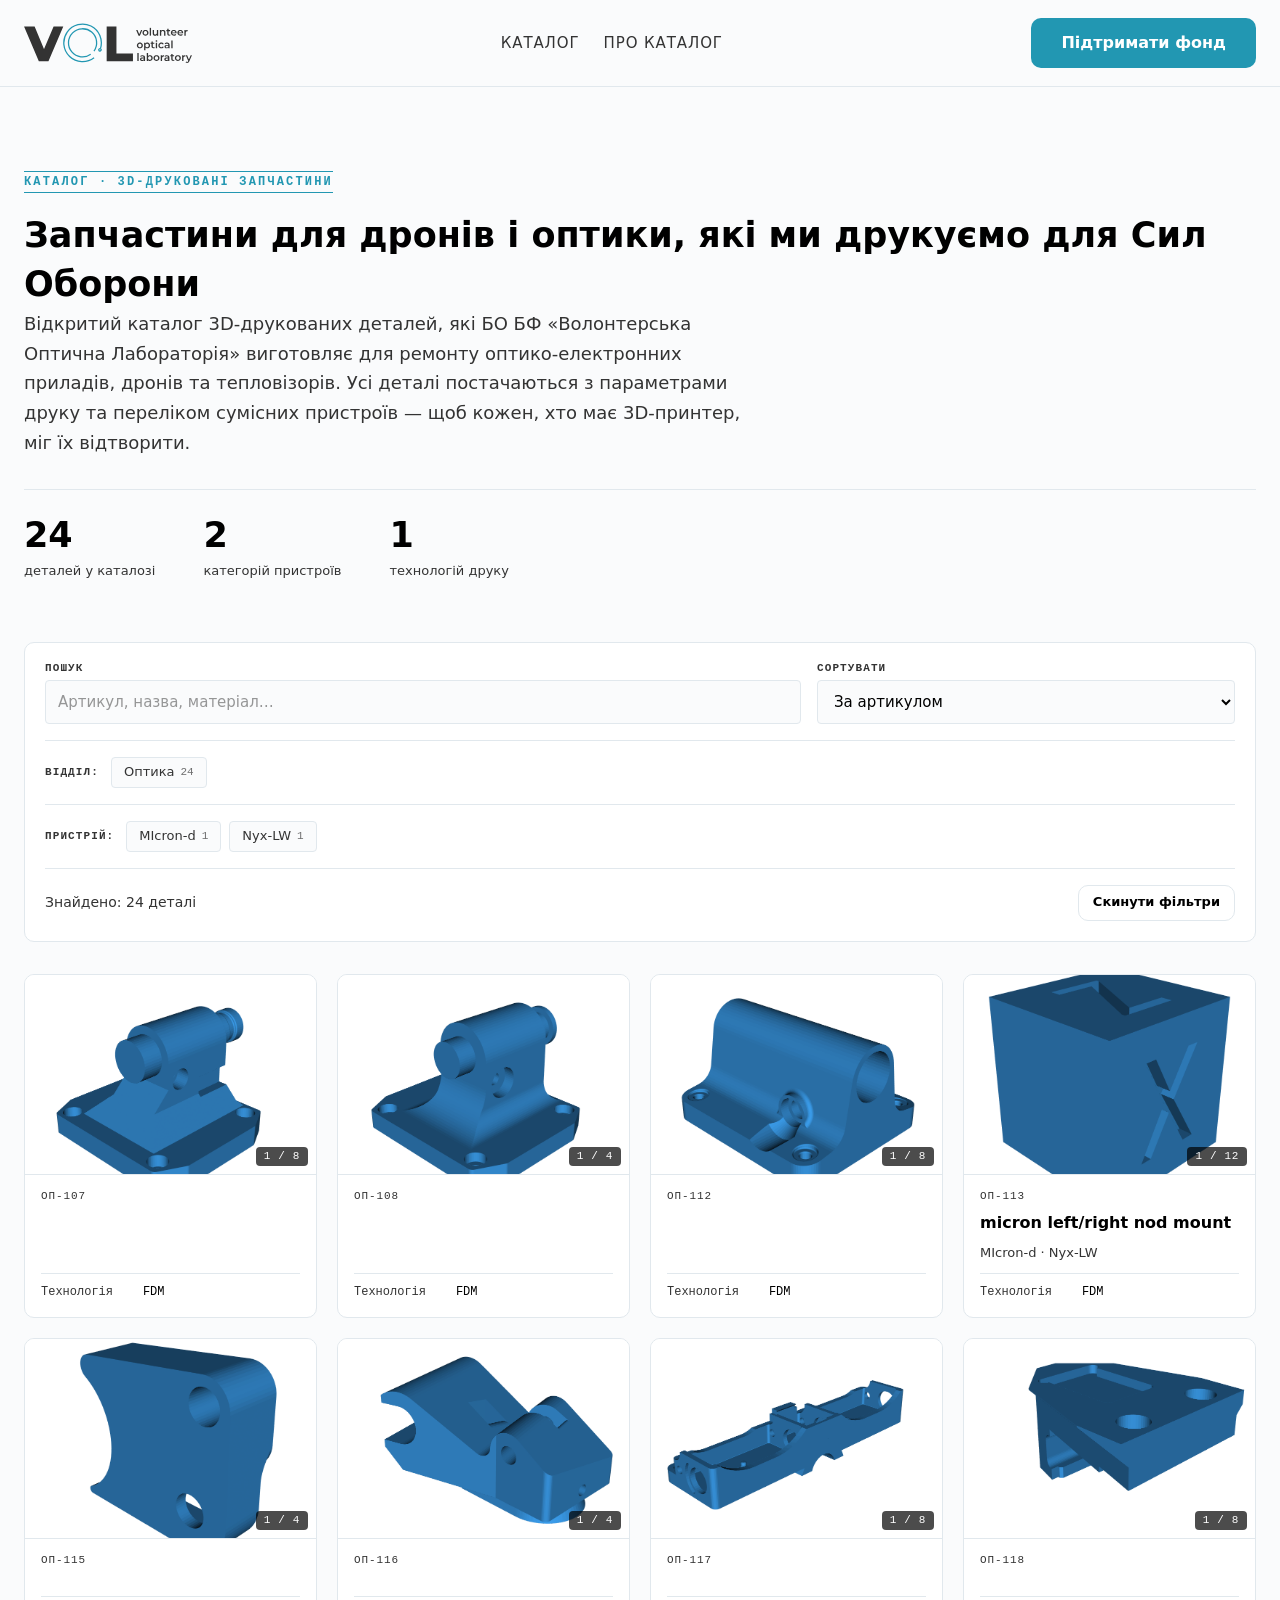
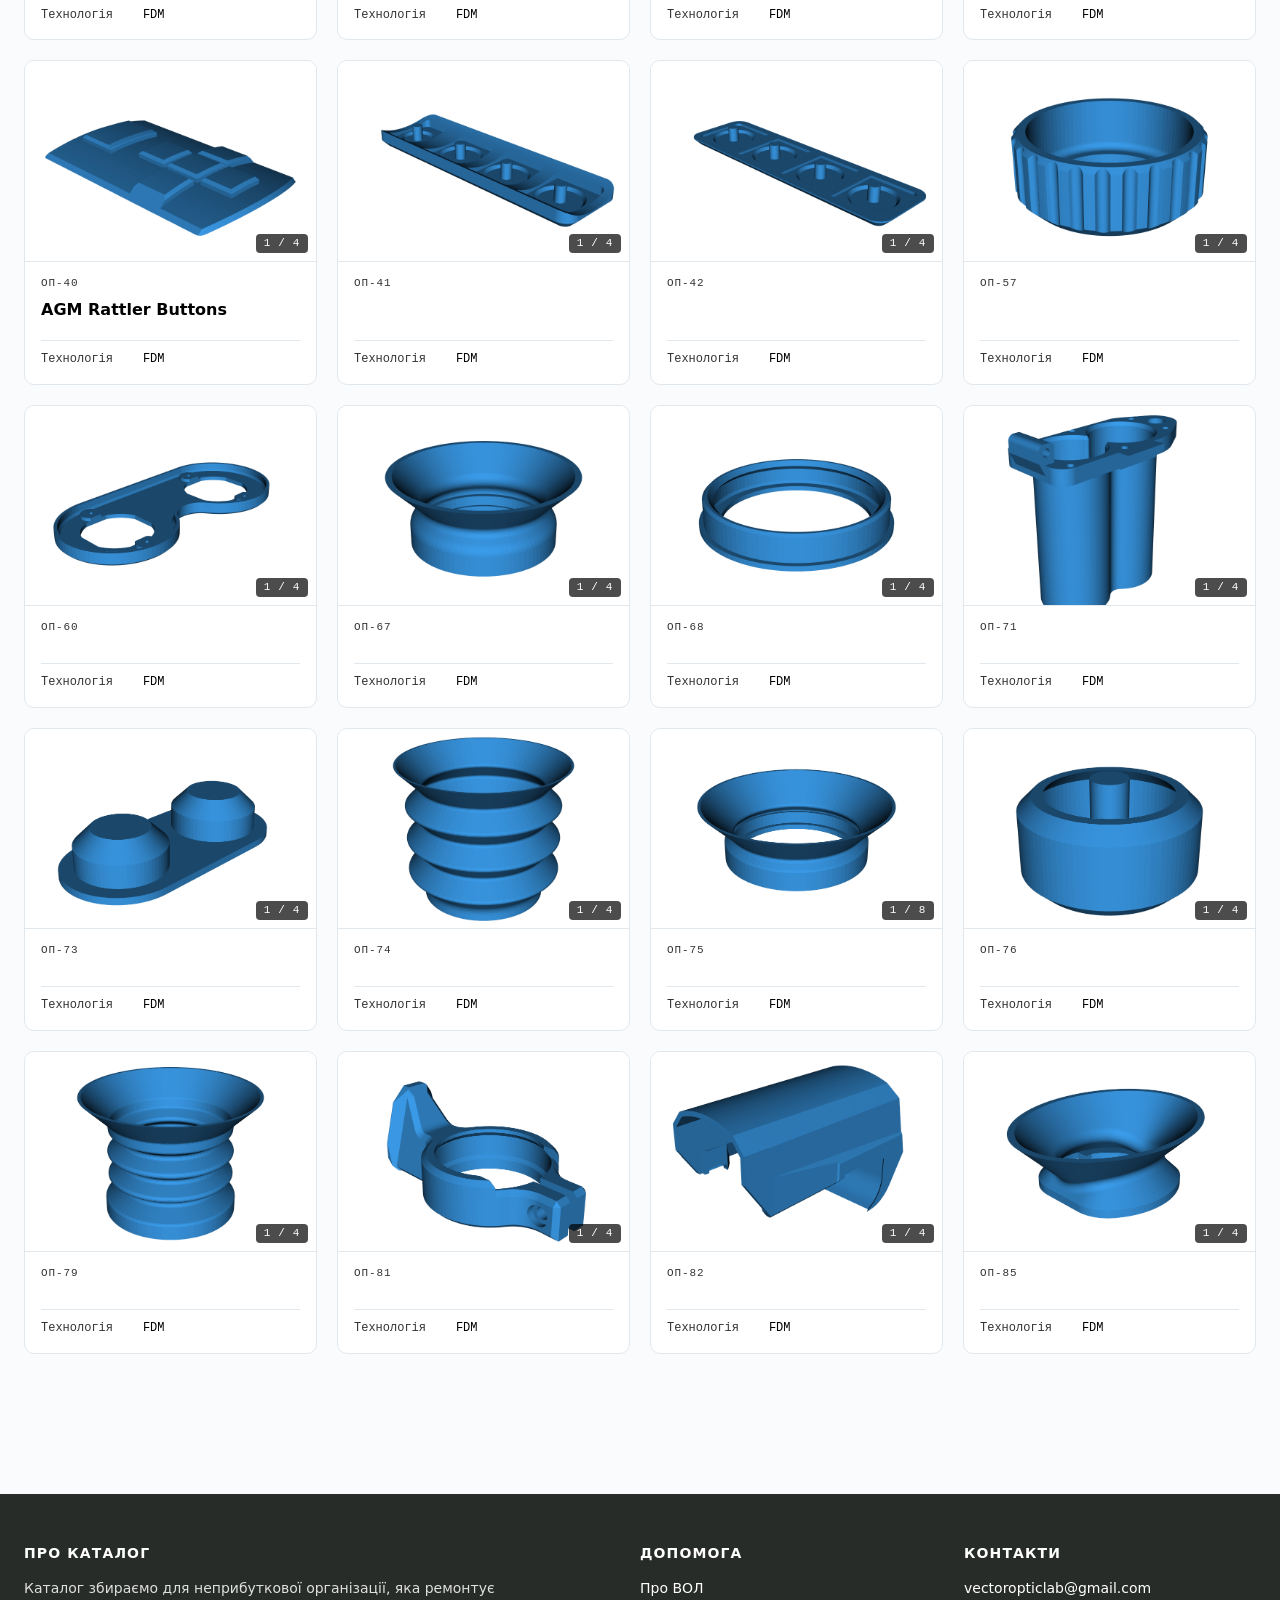
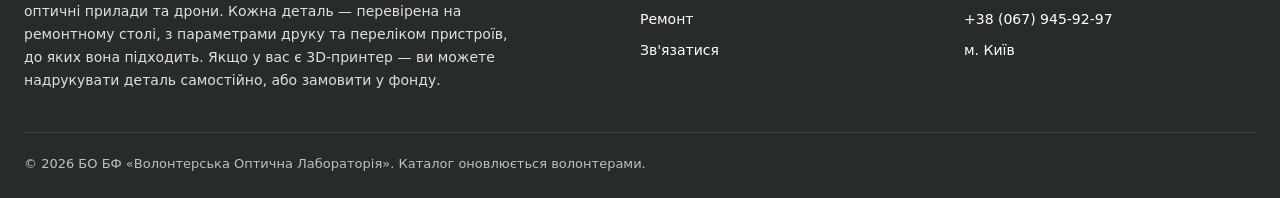
<file: index.html>
<!doctype html>
<html lang="uk">
<head>
  <meta charset="utf-8" />
  <meta name="viewport" content="width=device-width, initial-scale=1" />
  <title>VOL — Каталог 3D-друкованих запчастин</title>
  <meta name="description" content="Каталог 3D-друкованих запчастин для дронів і оптико-електронних приладів. БО БФ «Волонтерська Оптична Лабораторія»." />
  <link rel="icon" href="data:image/svg+xml,%3Csvg xmlns='http://www.w3.org/2000/svg' viewBox='0 0 32 32'%3E%3Crect width='32' height='32' fill='%232297b2'/%3E%3Ctext x='16' y='22' text-anchor='middle' font-family='system-ui' font-size='18' font-weight='600' fill='%23fff'%3EV%3C/text%3E%3C/svg%3E" />
  <link rel="stylesheet" href="css/common.css" />
  <style>
    /* Hero */
    .hero { padding: 80px 0 60px; }
    .hero__eyebrow {
      display: inline-block;
      font: 600 12px/1 var(--font-mono);
      letter-spacing: 0.18em; text-transform: uppercase;
      color: var(--primary);
      padding: 4px 0;
      border-top: 1px solid var(--primary);
      border-bottom: 1px solid var(--primary);
      margin-bottom: 18px;
    }
    .hero p { font-size: 18px; color: var(--text); max-width: 720px; }
    .hero__stats {
      display: flex; gap: 48px; flex-wrap: wrap;
      margin-top: 32px; padding-top: 24px;
      border-top: 1px solid var(--border);
    }
    .stat__num { font: 600 35px/1.2 var(--font-base); color: var(--heading); }
    .stat__label { font-size: 13px; color: var(--text); margin-top: 4px; }

    /* Панель фільтрів */
    .filters {
      background: var(--white);
      border: 1px solid var(--border);
      border-radius: var(--r-md);
      padding: 20px;
      margin-bottom: 32px;
    }
    .filters__row { display: flex; gap: 16px; flex-wrap: wrap; align-items: end; }
    .field { display: flex; flex-direction: column; gap: 6px; min-width: 160px; flex: 1 1 160px; }
    .field--search { flex: 2 1 240px; }
    .field label {
      font: 600 11px/1 var(--font-mono);
      letter-spacing: 0.1em; text-transform: uppercase;
      color: var(--text);
    }
    .field input, .field select {
      height: 44px;
      border: 1px solid var(--border);
      background: var(--surface-soft);
      border-radius: var(--r-sm);
      padding: 0 12px;
      font: 400 15px/1.3 var(--font-base);
      color: var(--heading);
      transition: border-color 0.12s, background 0.12s;
    }
    .field input:focus, .field select:focus {
      outline: none;
      border-color: var(--primary-hover);
      background: var(--white);
    }
    .field input:focus-visible, .field select:focus-visible {
      outline: 2px solid var(--primary-hover);
      outline-offset: 2px;
    }
    .field input::placeholder { color: var(--text); opacity: 0.5; }

    .chips { display: flex; flex-wrap: wrap; gap: 8px; padding-top: 16px; border-top: 1px solid var(--border); margin-top: 16px; }
    .chip {
      display: inline-flex; align-items: center; gap: 6px;
      padding: 6px 12px;
      border: 1px solid var(--border);
      background: var(--surface-soft);
      border-radius: var(--r-sm);
      font: 500 13px/1.3 var(--font-base);
      color: var(--text);
      cursor: pointer;
      transition: all 0.12s;
    }
    .chip:hover { border-color: var(--primary); color: var(--primary); }
    .chip:focus-visible { outline: 2px solid var(--primary-hover); outline-offset: 2px; }
    .chip[aria-pressed="true"] {
      background: var(--primary); color: var(--white); border-color: var(--primary);
    }
    .chip[aria-pressed="true"]:focus-visible { outline-color: var(--white); }
    .chip__count { font: 500 11px/1 var(--font-mono); opacity: 0.7; }

    .filters__bar {
      display: flex; justify-content: space-between; align-items: center;
      padding-top: 16px; margin-top: 16px;
      border-top: 1px solid var(--border);
      font-size: 14px; color: var(--text);
    }
    .sort { display: flex; align-items: center; gap: 8px; }
    .sort select {
      height: 36px; border: 1px solid var(--border); background: var(--white);
      border-radius: var(--r-sm); padding: 0 10px; font: 400 14px/1.3 var(--font-base);
      color: var(--heading);
    }

    /* Сітка карток */
    .grid {
      display: grid;
      grid-template-columns: repeat(auto-fill, minmax(280px, 1fr));
      gap: 20px;
    }
    .card {
      background: var(--white);
      border: 1px solid var(--border);
      border-radius: var(--r-md);
      overflow: hidden;
      display: flex; flex-direction: column;
      transition: border-color 0.12s;
      position: relative;
    }
    .card:hover { border-color: var(--primary); }
    .card a.card__link {
      position: absolute; inset: 0;
      z-index: 1;
      border-radius: var(--r-md);
    }
    .card a.card__link:focus-visible {
      outline: 2px solid var(--primary-hover);
      outline-offset: 2px;
    }
    .card h3 a, .card a.card__link:hover ~ .card__body h3 { color: var(--heading); }
    .card__render {
      background: var(--surface-soft);
      border-bottom: 1px solid var(--border);
      aspect-ratio: 320 / 220;
      display: block;
      position: relative;
      overflow: hidden;
    }
    .card__render svg { display: block; width: 100%; height: 100%; }
    .card__render img {
      display: block; width: 100%; height: 100%;
      object-fit: cover; object-position: center;
      background: var(--surface-soft);
    }
    .card__render img:not([src]) { display: none; }
    .card__photo-count {
      position: absolute; right: 8px; bottom: 8px;
      background: rgba(0, 0, 0, 0.7); color: #fff;
      font: 500 11px/1 var(--font-mono);
      letter-spacing: 0.06em; text-transform: uppercase;
      padding: 4px 8px; border-radius: var(--r-sm);
      pointer-events: none;
    }
    .card__body { padding: 16px; display: flex; flex-direction: column; gap: 10px; flex: 1; }
    .card__meta {
      display: flex; justify-content: space-between; align-items: center;
      font: 500 11px/1 var(--font-mono);
      letter-spacing: 0.08em; text-transform: uppercase;
      color: var(--text);
    }
    .card__sku { color: var(--text); }
    .card h3 { font-size: 16px; line-height: 1.35; }
    .card:hover h3 { color: var(--primary); }
    .card__compat {
      font-size: 13px; color: var(--text); line-height: 1.5;
      display: -webkit-box; -webkit-line-clamp: 2; -webkit-box-orient: vertical;
      overflow: hidden;
    }
    .card__specs {
      display: grid; grid-template-columns: 1fr 1fr;
      gap: 6px 12px; padding-top: 10px; margin-top: auto;
      border-top: 1px solid var(--border);
      font: 500 12px/1.4 var(--font-mono);
      color: var(--text);
    }
    .card__specs span { display: flex; justify-content: space-between; }
    .card__specs strong { font-weight: 500; color: var(--heading); }

    .empty {
      padding: 80px 20px; text-align: center;
      color: var(--text);
      border: 1px dashed var(--border);
      border-radius: var(--r-md);
      background: var(--white);
    }
    .empty h3 { margin-bottom: 8px; }
    .empty button {
      margin-top: 16px; background: none; border: 0;
      color: var(--primary); font: 600 14px/1 var(--font-base);
      cursor: pointer; text-decoration: underline;
    }

    @media (max-width: 820px) {
      .hero { padding: 48px 0 32px; }
      .filters { padding: 16px; }
      .filters__row { flex-direction: column; align-items: stretch; }
      .field { min-width: 0; }
      .grid { grid-template-columns: 1fr; }
    }
  </style>
</head>
<body>

  <a class="skip-link" href="#catalog">Перейти до каталогу</a>
  <header class="site-header">
    <div class="container site-header__inner">
      <a href="./" class="logo"><img src="logo.svg" alt="VOL"></a>
      <nav class="nav">
        <a href="#catalog">Каталог</a>
        <a href="#about">Про каталог</a>
      </nav>
      <a class="btn" href="https://vol.com.ua/donat/" target="_blank" rel="noopener">Підтримати фонд</a>
    </div>
  </header>

  <section class="hero">
    <div class="container">
      <span class="hero__eyebrow">Каталог · 3D-друковані запчастини</span>
      <h1>Запчастини для дронів і оптики, які ми друкуємо для Сил Оборони</h1>
      <p>Відкритий каталог 3D-друкованих деталей, які БО БФ «Волонтерська Оптична Лабораторія» виготовляє для ремонту оптико-електронних приладів, дронів та тепловізорів. Усі деталі постачаються з параметрами друку та переліком сумісних пристроїв — щоб кожен, хто має 3D-принтер, міг їх відтворити.</p>
      <div class="hero__stats">
        <div><div class="stat__num" id="stat-total">—</div><div class="stat__label">деталей у каталозі</div></div>
        <div><div class="stat__num" id="stat-devices">—</div><div class="stat__label">категорій пристроїв</div></div>
        <div><div class="stat__num" id="stat-techs">—</div><div class="stat__label">технологій друку</div></div>
      </div>
    </div>
  </section>

  <main id="catalog" class="container" style="padding-bottom: 60px;">

    <section class="filters" aria-label="Фільтри">
      <div class="filters__row">
        <div class="field field--search">
          <label for="q">Пошук</label>
          <input id="q" type="search" placeholder="Артикул, назва, матеріал…" autocomplete="off" />
        </div>
        <div class="field">
          <label for="sort">Сортувати</label>
          <select id="sort">
            <option value="sku">За артикулом</option>
            <option value="name">За назвою</option>
            <option value="device">За пристроєм</option>
          </select>
        </div>
      </div>

      <div class="chips" id="chips-department" role="group" aria-label="Фільтр за відділом"></div>
      <div class="chips" id="chips-device" role="group" aria-label="Фільтр за пристроєм"></div>
      <div class="filters__bar">
        <span id="result-count" aria-live="polite" aria-atomic="true">Знайдено: —</span>
        <button id="reset" class="btn btn--ghost" type="button" style="min-height: 36px; padding: 0 14px; font-size: 13px;">Скинути фільтри</button>
      </div>
    </section>

    <section id="grid-wrap">
      <div class="grid" id="grid"></div>
    </section>

  </main>

  <footer class="footer" id="about">
    <div class="container">
      <div class="footer__grid">
        <div>
          <h4>Про каталог</h4>
          <p style="font-size: 14px; opacity: 0.85; max-width: 56ch;">Каталог збираємо для неприбуткової організації, яка ремонтує оптичні прилади та дрони. Кожна деталь — перевірена на ремонтному столі, з параметрами друку та переліком пристроїв, до яких вона підходить. Якщо у вас є 3D-принтер — ви можете надрукувати деталь самостійно, або замовити у фонду.</p>
        </div>
        <div>
          <h4>Допомога</h4>
          <ul>
            <li><a href="https://vol.com.ua/pro-nas/" target="_blank" rel="noopener">Про ВОЛ</a></li>
            <li><a href="https://vol.com.ua/services/" target="_blank" rel="noopener">Ремонт</a></li>
            <li><a href="mailto:vectoropticlab@gmail.com">Зв'язатися</a></li>
          </ul>
        </div>
        <div>
          <h4>Контакти</h4>
          <ul>
            <li><a href="mailto:vectoropticlab@gmail.com">vectoropticlab@gmail.com</a></li>
            <li><a href="tel:+380679459297">+38 (067) 945-92-97</a></li>
            <li>м. Київ</li>
          </ul>
        </div>
      </div>
      <div class="footer__bottom">© 2026 БО БФ «Волонтерська Оптична Лабораторія». Каталог оновлюється волонтерами.</div>
    </div>
  </footer>

  <script src="./js/render.js"></script>
  <script src="./js/parts-data.js"></script>
  <script src="./js/catalog.js"></script>
</body>
</html>
</file>
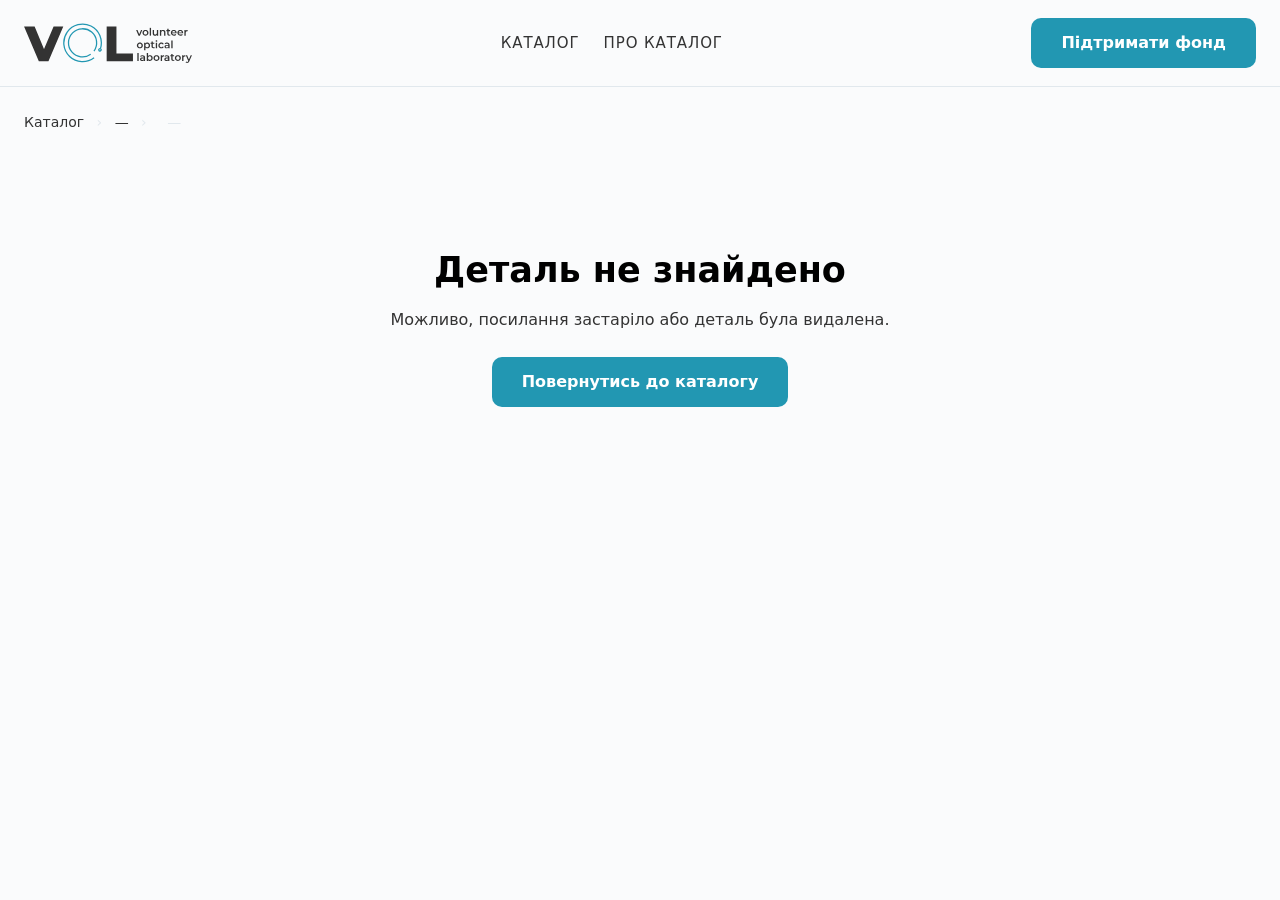
<file: part.html>
<!doctype html>
<html lang="uk">
<head>
  <meta charset="utf-8" />
  <meta name="viewport" content="width=device-width, initial-scale=1" />
  <title>VOL — Деталь</title>
  <link rel="icon" href="data:image/svg+xml,%3Csvg xmlns='http://www.w3.org/2000/svg' viewBox='0 0 32 32'%3E%3Crect width='32' height='32' fill='%232297b2'/%3E%3Ctext x='16' y='22' text-anchor='middle' font-family='system-ui' font-size='18' font-weight='600' fill='%23fff'%3EV%3C/text%3E%3C/svg%3E" />
  <link rel="stylesheet" href="css/common.css" />
  <style>
    a:hover { color: var(--primary); }
    h2 { font-size: 20px; line-height: 1.4; margin-bottom: 16px; }
    h3 { font-size: 16px; margin-bottom: 8px; }

    /* Breadcrumbs */
    .crumbs { padding: 24px 0 0; font-size: 14px; color: var(--text); }
    .crumbs a { color: var(--text); }
    .crumbs a:hover { color: var(--primary); }
    .crumbs a:focus-visible { outline: 2px solid var(--primary-hover); outline-offset: 2px; }
    .crumbs span { margin: 0 8px; color: var(--border); }

    /* Layout */
    .detail { padding: 32px 0 80px; }
    .detail__grid {
      display: grid;
      grid-template-columns: minmax(0, 1.2fr) minmax(0, 1fr);
      gap: 48px;
    }
    .render-frame {
      background: var(--white);
      border: 1px solid var(--border);
      border-radius: var(--r-md);
      overflow: hidden;
      position: sticky; top: 100px;
    }
    .render-frame svg { display: block; width: 100%; height: auto; }

    /* Галерея */
    .gallery { display: flex; flex-direction: column; gap: 8px; }
    .gallery__main {
      background: var(--white);
      border: 1px solid var(--border);
      border-radius: var(--r-md);
      overflow: hidden;
      position: relative;
      aspect-ratio: 4 / 3;
      cursor: zoom-in;
    }
    .gallery__main img {
      display: block; width: 100%; height: 100%;
      object-fit: contain; object-position: center;
      background: var(--white);
    }
    .gallery__main svg { display: block; width: 100%; height: 100%; }
    .gallery__main img:not([src]) { display: none; }
    .gallery__counter {
      position: absolute; right: 12px; bottom: 12px;
      background: rgba(0, 0, 0, 0.72); color: #fff;
      font: 500 12px/1 var(--font-mono);
      letter-spacing: 0.06em;
      padding: 6px 10px; border-radius: var(--r-sm);
      pointer-events: none;
    }
    .gallery__nav {
      position: absolute; top: 50%; transform: translateY(-50%);
      width: 40px; height: 40px;
      background: rgba(255, 255, 255, 0.92);
      border: 1px solid var(--border);
      border-radius: 50%;
      color: var(--heading);
      font-size: 20px; line-height: 1;
      cursor: pointer; display: grid; place-items: center;
      transition: background 0.12s, border-color 0.12s, color 0.12s;
    }
    .gallery__nav:hover { background: var(--white); border-color: var(--primary); color: var(--primary); }
    .gallery__nav:focus-visible { outline: 2px solid var(--primary-hover); outline-offset: 2px; }
    .gallery__nav--prev { left: 12px; }
    .gallery__nav--next { right: 12px; }
    .gallery__nav[disabled] { opacity: 0.3; cursor: default; }
    .gallery__nav[disabled]:hover { background: rgba(255,255,255,0.92); border-color: var(--border); color: var(--heading); }
    .gallery__thumbs {
      display: grid; grid-template-columns: repeat(auto-fill, minmax(72px, 1fr));
      gap: 8px;
    }
    .gallery__thumb {
      aspect-ratio: 4 / 3;
      border: 1px solid var(--border);
      border-radius: var(--r-sm);
      background: var(--white);
      padding: 0;
      cursor: pointer;
      overflow: hidden;
      transition: border-color 0.12s;
    }
    .gallery__thumb img { display: block; width: 100%; height: 100%; object-fit: cover; }
    .gallery__thumb svg { display: block; width: 100%; height: 100%; }
    .gallery__thumb:hover { border-color: var(--primary); }
    .gallery__thumb:focus-visible { outline: 2px solid var(--primary-hover); outline-offset: 2px; }
    .gallery__thumb[aria-current="true"] { border-color: var(--primary); border-width: 2px; }

    /* Lightbox */
    .lightbox {
      position: fixed; inset: 0;
      background: rgba(10, 14, 26, 0.92);
      display: none;
      align-items: center; justify-content: center;
      z-index: 1000;
      padding: 32px;
    }
    .lightbox[aria-hidden="false"] { display: flex; }
    .lightbox__img { max-width: 100%; max-height: 100%; object-fit: contain; }
    .lightbox__close, .lightbox__prev, .lightbox__next {
      position: absolute; background: rgba(255, 255, 255, 0.1);
      border: 1px solid rgba(255, 255, 255, 0.2);
      color: #fff; border-radius: 50%;
      width: 48px; height: 48px;
      font-size: 22px; line-height: 1; cursor: pointer;
      display: grid; place-items: center;
      transition: background 0.12s, border-color 0.12s;
    }
    .lightbox__close:hover, .lightbox__prev:hover, .lightbox__next:hover {
      background: rgba(255, 255, 255, 0.2); border-color: rgba(255, 255, 255, 0.4);
    }
    .lightbox__close:focus-visible, .lightbox__prev:focus-visible, .lightbox__next:focus-visible {
      outline: 2px solid var(--primary); outline-offset: 2px;
    }
    .lightbox__close { top: 24px; right: 24px; }
    .lightbox__prev { left: 24px; top: 50%; transform: translateY(-50%); }
    .lightbox__next { right: 24px; top: 50%; transform: translateY(-50%); }
    .lightbox__counter {
      position: absolute; bottom: 24px; left: 50%; transform: translateX(-50%);
      color: rgba(255, 255, 255, 0.8);
      font: 500 13px/1 var(--font-mono);
      letter-spacing: 0.1em;
    }

    .meta-row { display: flex; flex-wrap: wrap; gap: 8px; align-items: center; margin-bottom: 12px; font: 500 11px/1 var(--font-mono); letter-spacing: 0.08em; text-transform: uppercase; color: var(--text); }
    .meta-row .sku { color: var(--text); }
    .meta-row .tag { background: var(--surface-muted); color: var(--heading); padding: 4px 10px; border-radius: var(--r-sm); }

    .lede { color: var(--text); margin-bottom: 28px; }

    .block { padding: 20px 0; border-top: 1px solid var(--border); }
    .block:first-of-type { border-top: 0; padding-top: 0; }
    .block dl { display: grid; grid-template-columns: 160px 1fr; gap: 6px 16px; font-size: 14px; }
    .block dt { color: var(--text); font-weight: 400; }
    .block dd { color: var(--heading); font-weight: 500; }
    .block dd code { font: 500 13px/1.3 var(--font-mono); background: var(--surface-muted); padding: 2px 6px; border-radius: var(--r-sm); }

    .spec-grid { display: grid; grid-template-columns: repeat(auto-fit, minmax(140px, 1fr)); gap: 12px; }
    .spec-card { background: var(--white); border: 1px solid var(--border); border-radius: var(--r-sm); padding: 12px 14px; }
    .spec-card .lbl { font: 500 11px/1 var(--font-mono); letter-spacing: 0.08em; text-transform: uppercase; color: var(--text); }
    .spec-card .val { font: 600 15px/1.3 var(--font-base); color: var(--heading); margin-top: 6px; }

    .actions { display: flex; gap: 12px; flex-wrap: wrap; margin-top: 24px; }

    /* Сусідні деталі */
    .related { margin-top: 64px; padding-top: 32px; border-top: 1px solid var(--border); }
    .related__grid { display: grid; grid-template-columns: repeat(auto-fill, minmax(220px, 1fr)); gap: 16px; margin-top: 16px; }
    .related__card { background: var(--white); border: 1px solid var(--border); border-radius: var(--r-sm); padding: 12px; font-size: 14px; }
    .related__card a { color: var(--heading); font-weight: 600; display: block; margin-bottom: 4px; }
    .related__card .sku { font: 500 11px/1 var(--font-mono); color: var(--text); letter-spacing: 0.08em; text-transform: uppercase; }

    @media (max-width: 820px) {
      .detail__grid { grid-template-columns: 1fr; }
      .render-frame, .gallery { position: static; }
      .gallery__nav { width: 36px; height: 36px; font-size: 18px; }
      .block dl { grid-template-columns: 1fr; gap: 2px 0; }
      .block dt { font-size: 12px; text-transform: uppercase; letter-spacing: 0.08em; margin-top: 8px; }
    }
    @media print {
      .site-header, .crumbs, .actions, .related, .skip-link, .gallery__nav, .lightbox { display: none; }
      body { background: #fff; color: #000; font-size: 12px; }
      .render-frame, .gallery__main { position: static; border: 1px solid #000; break-inside: avoid; }
      .detail { padding: 0; }
      .block { break-inside: avoid; }
      a { color: #000; }
    }
  </style>
</head>
<body>

  <a class="skip-link" href="#m-name">Перейти до деталі</a>
  <header class="site-header">
    <div class="container site-header__inner">
      <a href="./" class="logo"><img src="logo.svg" alt="VOL"></a>
      <nav class="nav">
        <a href="./#catalog">Каталог</a>
        <a href="./#about">Про каталог</a>
      </nav>
      <a class="btn" href="https://vol.com.ua/donat/" target="_blank" rel="noopener">Підтримати фонд</a>
    </div>
  </header>

  <div class="container">
    <nav class="crumbs" aria-label="Навігація">
      <a href="./">Каталог</a>
      <span aria-hidden="true">›</span>
      <a id="crumb-device" href="./">—</a>
      <span aria-hidden="true">›</span>
      <span id="crumb-name">—</span>
    </nav>
  </div>

  <main class="detail">
    <div class="container">
      <div class="detail__grid">
        <div>
          <div class="gallery" id="gallery" aria-label="Галерея зображень"></div>
        </div>
        <div>
          <div class="meta-row">
            <span class="sku" id="m-sku">—</span>
          </div>
          <h1 id="m-name">—</h1>
          <p class="lede" id="m-lede">—</p>

          <section class="block">
            <h2>Параметри друку</h2>
            <div class="spec-grid" id="m-print"></div>
          </section>

          <section class="block">
            <h2>Матеріал</h2>
            <dl>
              <dt>Рекомендований</dt><dd id="m-material">—</dd>
            </dl>
          </section>

          <section class="block">
            <h2>Нотатки інженера</h2>
            <p id="m-notes" style="font-size: 15px;">—</p>
          </section>

          <div class="actions">
            <a class="btn btn--ghost" href="./">← Повернутись до каталогу</a>
          </div>
        </div>
      </div>

      <section class="related" id="related-wrap" hidden>
        <h2>Схожі деталі</h2>
        <div class="related__grid" id="related"></div>
      </section>
    </div>
  </main>

  <div class="lightbox" id="lightbox" role="dialog" aria-modal="true" aria-label="Зображення на повний екран" aria-hidden="true">
    <button type="button" class="lightbox__close" id="lb-close" aria-label="Закрити">×</button>
    <button type="button" class="lightbox__prev" id="lb-prev" aria-label="Попереднє фото">‹</button>
    <img class="lightbox__img" id="lb-img" alt="">
    <button type="button" class="lightbox__next" id="lb-next" aria-label="Наступне фото">›</button>
    <div class="lightbox__counter" id="lb-counter" aria-live="polite">1 / 1</div>
  </div>

  <script src="./js/render.js"></script>
  <script src="./js/parts-data.js"></script>
  <script src="./js/part.js"></script>
</body>
</html>
</file>
<file: css/common.css>
/* ===========================================================
   Токени дизайн-системи VOL
   =========================================================== */
:root {
  --primary: #2297b2;
  --primary-hover: #1a7f94;
  --text: #333333;
  --heading: #000000;
  --link: #000000;
  --link-hover: #333333;
  --border: #e1e8ed;
  --surface-soft: #fafbfc;
  --surface-muted: #f2f5f7;
  --surface-dark: #282c29;
  --white: #ffffff;

  --font-base: 'Montserrat', -apple-system, BlinkMacSystemFont, 'Segoe UI', system-ui, sans-serif;
  --font-mono: ui-monospace, 'JetBrains Mono', SFMono-Regular, Menlo, monospace;

  --container-max: 1290px;
  --container-pad: 24px;
  --content-gap: 60px;
  --block-gap: 16px;

  --r-sm: 4px;
  --r-md: 10px;
  --r-lg: 15px;
}

/* ===========================================================
   Reset
   =========================================================== */
* { box-sizing: border-box; margin: 0; padding: 0; }

/* ===========================================================
   Skip link
   =========================================================== */
.skip-link {
  position: absolute; left: -9999px; top: 0;
  background: var(--heading); color: var(--white);
  padding: 12px 18px; font: 600 14px/1 var(--font-base);
  z-index: 100;
}
.skip-link:focus-visible { left: 12px; top: 12px; outline: 2px solid var(--primary); outline-offset: 2px; }

/* ===========================================================
   Base
   =========================================================== */
html, body {
  background: var(--surface-soft);
  color: var(--text);
  font: 16px/1.65 var(--font-base);
  -webkit-font-smoothing: antialiased;
  -moz-osx-font-smoothing: grayscale;
}

a { color: var(--link); text-decoration: none; transition: color 0.12s cubic-bezier(0.455, 0.03, 0.515, 0.955); }
a:hover { color: var(--link-hover); }

h1, h2, h3, h4 { color: var(--heading); font-weight: 600; letter-spacing: 0; }
h1 { font-size: clamp(28px, 3vw, 35px); line-height: 1.4; }
h2 { font-size: clamp(22px, 2.4vw, 35px); line-height: 1.4; }
h3 { font-size: 20px; line-height: 1.4; }

/* ===========================================================
   Containers
   =========================================================== */
.container { max-width: var(--container-max); margin: 0 auto; padding: 0 var(--container-pad); }
.narrow { max-width: 750px; margin: 0 auto; padding: 0 var(--container-pad); }

/* ===========================================================
   Header
   =========================================================== */
.site-header {
  background: var(--surface-soft);
  border-bottom: 1px solid var(--border);
  position: sticky; top: 0; z-index: 50;
}
.site-header__inner {
  display: flex; align-items: center; justify-content: space-between;
  padding-top: 18px;
  padding-bottom: 18px;
  gap: 24px;
}
.logo img { height: 40px; display: block; }

.nav { display: flex; align-items: center; gap: 24px; }
.nav a {
  font-size: 15px; color: var(--text);
  text-transform: uppercase; letter-spacing: 0.06em;
  padding: 5px 0;
}
.nav a:hover { color: var(--heading); }

/* ===========================================================
   Buttons
   =========================================================== */
.btn {
  display: inline-flex; align-items: center; gap: 8px;
  background: var(--primary); color: var(--white);
  border: 0; border-radius: var(--r-md);
  padding: 0 30px; min-height: 50px;
  font: 600 16px/1.3 var(--font-base);
  cursor: pointer; text-decoration: none;
  transition: background 0.12s cubic-bezier(0.455, 0.03, 0.515, 0.955);
}
.btn:hover { background: var(--primary-hover); color: var(--white); }
.btn:focus-visible { outline: 2px solid var(--primary-hover); outline-offset: 2px; }
.btn--dark { background: var(--text); color: var(--white); border-radius: var(--r-lg); padding: 12px 40px; min-height: auto; }
.btn--dark:hover { background: var(--heading); }
.btn--ghost {
  background: transparent; color: var(--heading);
  border: 1px solid var(--border);
  min-height: 44px; padding: 0 18px;
}
.btn--ghost:hover { background: var(--surface-muted); color: var(--heading); }
.btn--ghost:focus-visible { outline: 2px solid var(--primary-hover); outline-offset: 2px; border-color: var(--primary-hover); }

/* ===========================================================
   Footer
   =========================================================== */
.footer {
  margin-top: 80px;
  background: var(--surface-dark);
  color: var(--white);
  padding: 48px 0 24px;
}
.footer a { color: var(--white); }
.footer a:hover { color: var(--primary); }
.footer__grid { display: grid; grid-template-columns: 2fr 1fr 1fr; gap: 32px; }
.footer h4 { color: var(--white); font-size: 14px; text-transform: uppercase; letter-spacing: 0.08em; margin-bottom: 12px; font-weight: 600; }
.footer ul { list-style: none; display: flex; flex-direction: column; gap: 8px; font-size: 14px; }
.footer__bottom {
  margin-top: 40px; padding-top: 20px;
  border-top: 1px solid rgba(255,255,255,0.12);
  font-size: 13px; opacity: 0.7;
}

/* ===========================================================
   Responsive — shared
   =========================================================== */
@media (max-width: 820px) {
  .nav { display: none; }
  .footer__grid { grid-template-columns: 1fr; }
}
</file>
